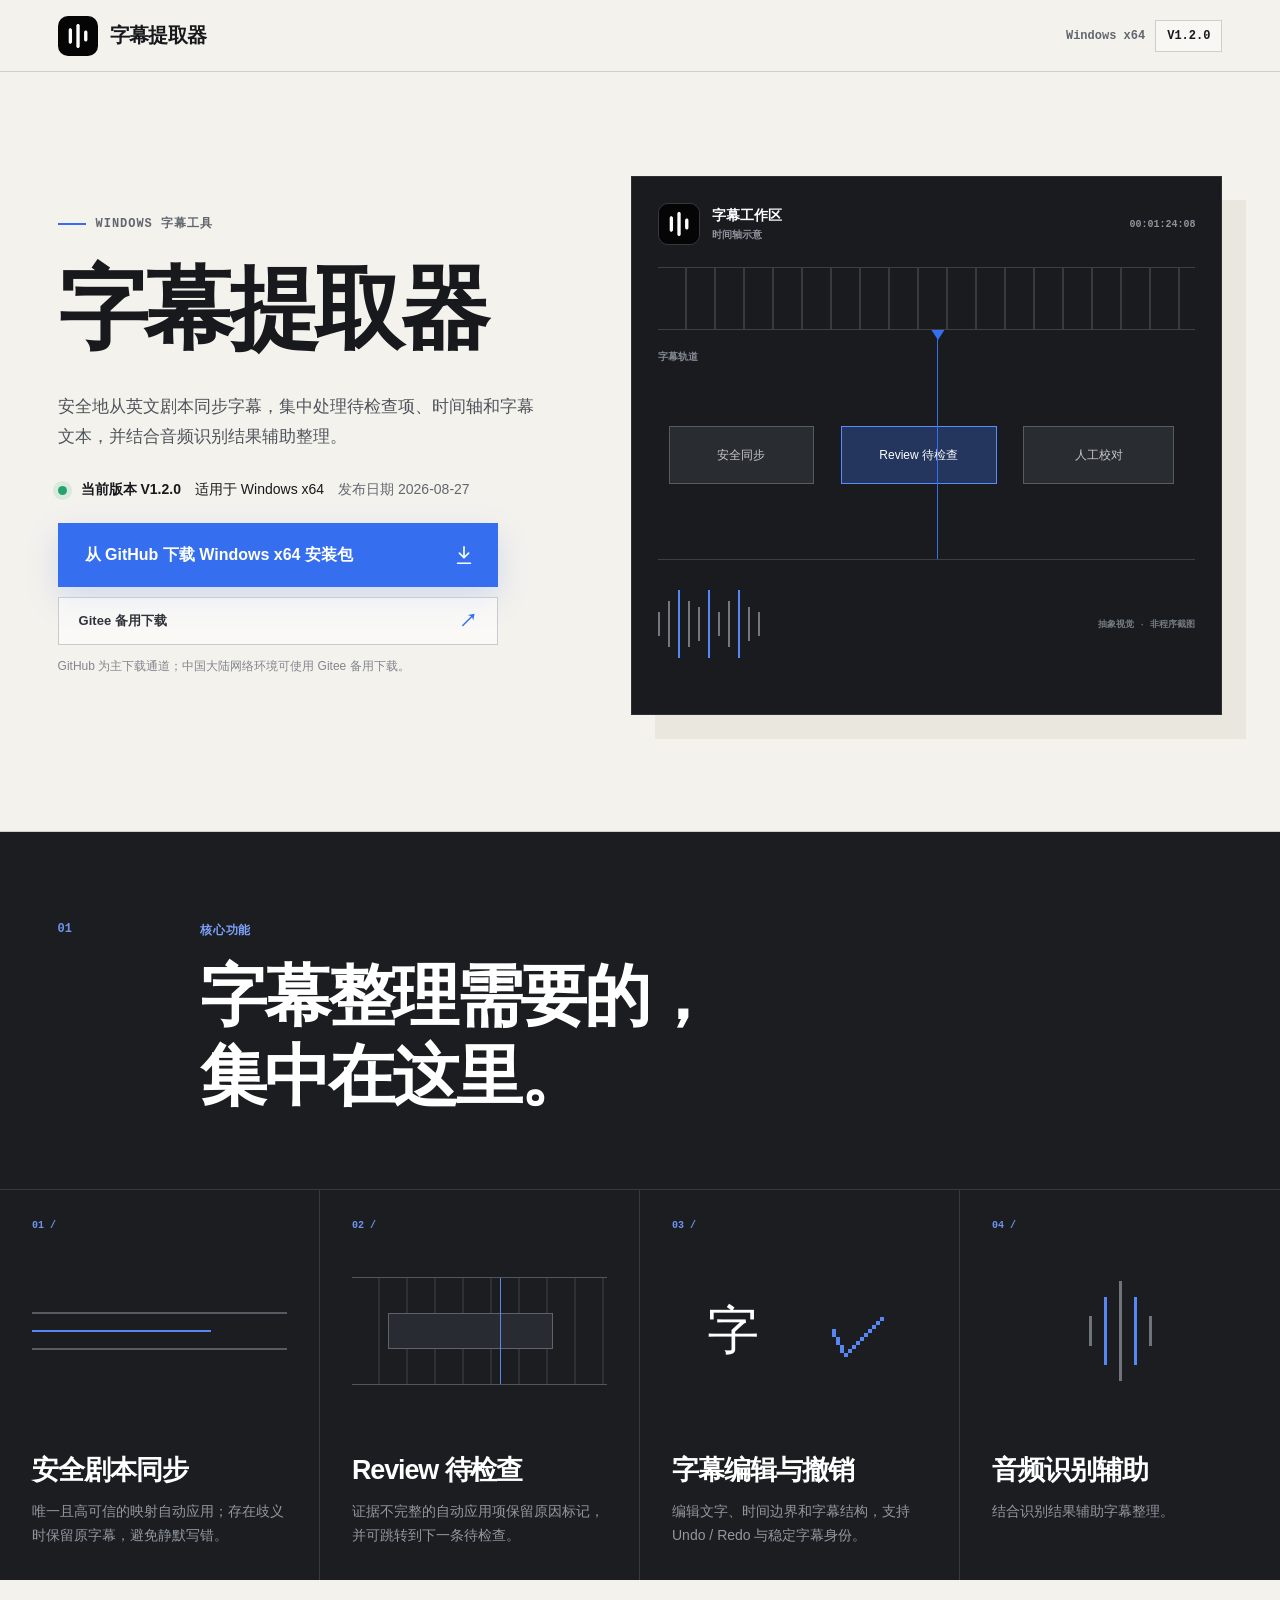
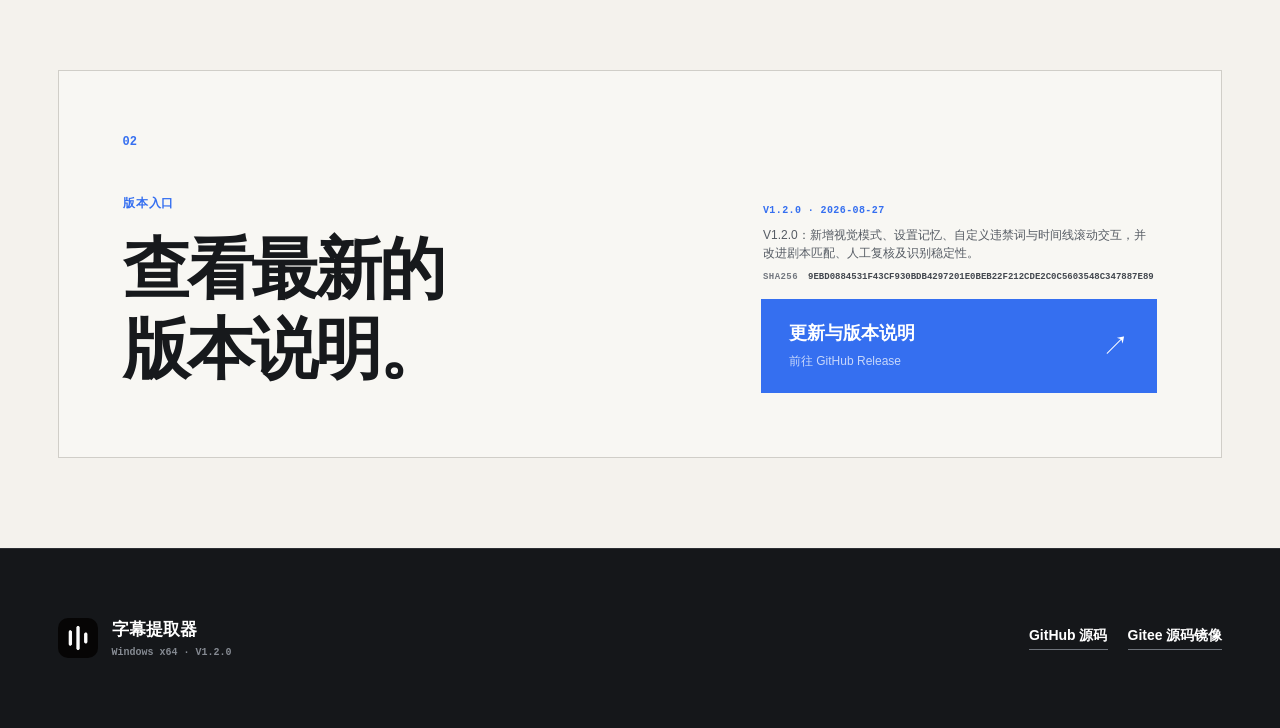
<file: docs/index.html>
<!doctype html>
<html lang="zh-CN">
  <head>
    <meta charset="UTF-8" />
    <meta name="viewport" content="width=device-width, initial-scale=1.0" />
    <meta name="description" content="字幕提取器 V1.2.0 Windows x64 安装包下载" />
    <title>字幕提取器 · Windows x64 下载</title>
    <link rel="icon" href="./assets/app_icon.ico" />
    <link rel="stylesheet" href="./styles.css" />
  </head>
  <body>
    <a class="skip-link" href="#main">跳至主要内容</a>

    <header class="site-header">
      <a class="brand" href="#top" aria-label="字幕提取器首页">
        <img class="brand-logo" src="./assets/app_brand.png" alt="" />
        <span>字幕提取器</span>
      </a>
      <div class="header-meta">
        <span>Windows x64</span>
        <span class="version-chip" data-version>V1.2.0</span>
      </div>
    </header>

    <main id="main">
      <section class="hero" id="top">
        <div class="hero-copy reveal">
          <div class="eyebrow"><span></span> WINDOWS 字幕工具</div>
          <h1>字幕提取器</h1>
          <p class="hero-lead">安全地从英文剧本同步字幕，集中处理待检查项、时间轴和字幕文本，并结合音频识别结果辅助整理。</p>
          <div class="version-line">
            <span class="status-dot" aria-hidden="true"></span>
            <strong>当前版本 <span data-version>V1.2.0</span></strong>
            <span>适用于 Windows x64</span>
            <span>发布日期 <span data-published-at>2026-08-27</span></span>
          </div>
          <div class="download-actions" aria-label="Windows x64 安装包下载通道">
            <a class="download-primary" data-github-download-link href="https://github.com/ysorgd/subtitle-extractor/releases/download/v1.2.0/SubtitleExtractor_V1.2.0_Setup_x64.exe">
              <span>从 GitHub 下载 Windows x64 安装包</span>
              <svg viewBox="0 0 24 24" aria-hidden="true"><path d="M12 3v12m0 0 5-5m-5 5-5-5M5 21h14" /></svg>
            </a>
            <a class="download-secondary" data-gitee-download-link href="https://gitee.com/yttcast/subtitle-extractor-updates/releases/download/v1.2.0/SubtitleExtractor_V1.2.0_Setup_x64.exe">
              <span>Gitee 备用下载</span>
              <span class="arrow" aria-hidden="true">↗</span>
            </a>
          </div>
          <p class="download-note">GitHub 为主下载通道；中国大陆网络环境可使用 Gitee 备用下载。</p>
          <p class="sr-only" data-manifest-status aria-live="polite">当前显示 V1.2.0 正式版本信息</p>
        </div>

        <div class="hero-visual reveal" aria-label="抽象字幕时间轴示意，不是程序截图" data-timeline>
          <div class="visual-top">
            <div class="visual-brand">
              <img src="./assets/app_brand.png" alt="" />
              <div><strong>字幕工作区</strong><span>时间轴示意</span></div>
            </div>
            <span class="timecode">00:01:24:08</span>
          </div>
          <div class="ruler" aria-hidden="true"></div>
          <div class="track">
            <span class="track-label">字幕轨道</span>
            <div class="clip clip-one">安全同步</div>
            <div class="clip clip-two">Review 待检查</div>
            <div class="clip clip-three">人工校对</div>
            <div class="playhead" data-playhead><i></i></div>
          </div>
          <div class="visual-bottom">
            <div class="wave" aria-hidden="true"><i></i><i></i><i></i><i></i><i></i><i></i><i></i><i></i><i></i><i></i><i></i></div>
            <span>抽象视觉 · 非程序截图</span>
          </div>
        </div>
      </section>

      <section class="features" data-section="features">
        <div class="section-intro reveal">
          <span class="section-number">01</span>
          <div>
            <p class="section-kicker">核心功能</p>
            <h2>字幕整理需要的，<br />集中在这里。</h2>
          </div>
        </div>
        <div class="feature-grid">
          <article class="feature-card reveal">
            <span class="feature-index">01 /</span>
            <div class="feature-icon script-icon" aria-hidden="true"><i></i><i></i><i></i></div>
            <h3>安全剧本同步</h3>
            <p>唯一且高可信的映射自动应用；存在歧义时保留原字幕，避免静默写错。</p>
          </article>
          <article class="feature-card reveal">
            <span class="feature-index">02 /</span>
            <div class="feature-icon timeline-icon" aria-hidden="true"><i></i><b></b></div>
            <h3>Review 待检查</h3>
            <p>证据不完整的自动应用项保留原因标记，并可跳转到下一条待检查。</p>
          </article>
          <article class="feature-card reveal">
            <span class="feature-index">03 /</span>
            <div class="feature-icon check-icon" aria-hidden="true">字<span>✓</span></div>
            <h3>字幕编辑与撤销</h3>
            <p>编辑文字、时间边界和字幕结构，支持 Undo / Redo 与稳定字幕身份。</p>
          </article>
          <article class="feature-card reveal">
            <span class="feature-index">04 /</span>
            <div class="feature-icon audio-icon" aria-hidden="true"><i></i><i></i><i></i><i></i><i></i></div>
            <h3>音频识别辅助</h3>
            <p>结合识别结果辅助字幕整理。</p>
          </article>
        </div>
      </section>

      <section class="updates">
        <div class="update-card reveal">
          <div>
            <span class="section-number">02</span>
            <p class="section-kicker">版本入口</p>
            <h2>查看最新的<br />版本说明。</h2>
          </div>
          <div class="update-actions">
            <div class="release-summary">
              <p class="release-meta"><span data-version>V1.2.0</span> · <span data-published-at>2026-08-27</span></p>
              <p data-release-notes>V1.2.0：新增视觉模式、设置记忆、自定义违禁词与时间线滚动交互，并改进剧本匹配、人工复核及识别稳定性。</p>
              <p class="release-hash"><span>SHA256</span><code data-sha256>9EBD0884531F43CF930BDB4297201E0BEB22F212CDE2C0C5603548C347887E89</code></p>
            </div>
            <a class="update-link" data-release-link href="https://github.com/ysorgd/subtitle-extractor/releases/tag/v1.2.0" target="_blank" rel="noreferrer" aria-label="更新与版本说明及完整源码">
              <span><strong>更新与版本说明</strong><small>前往 GitHub Release</small></span>
              <span class="arrow" aria-hidden="true">↗</span>
            </a>
          </div>
        </div>
      </section>
    </main>

    <footer class="site-footer">
      <div class="footer-brand">
        <img class="brand-logo" src="./assets/app_brand.png" alt="" />
        <div><strong>字幕提取器</strong><span>Windows x64 · <span data-version>V1.2.0</span></span></div>
      </div>
      <div class="footer-links">
        <a href="https://github.com/ysorgd/subtitle-extractor" target="_blank" rel="noreferrer">GitHub 源码</a>
        <a href="https://gitee.com/yttcast/subtitle-extractor" target="_blank" rel="noreferrer">Gitee 源码镜像</a>
      </div>
    </footer>

    <script src="./script.js"></script>
  </body>
</html>
</file>
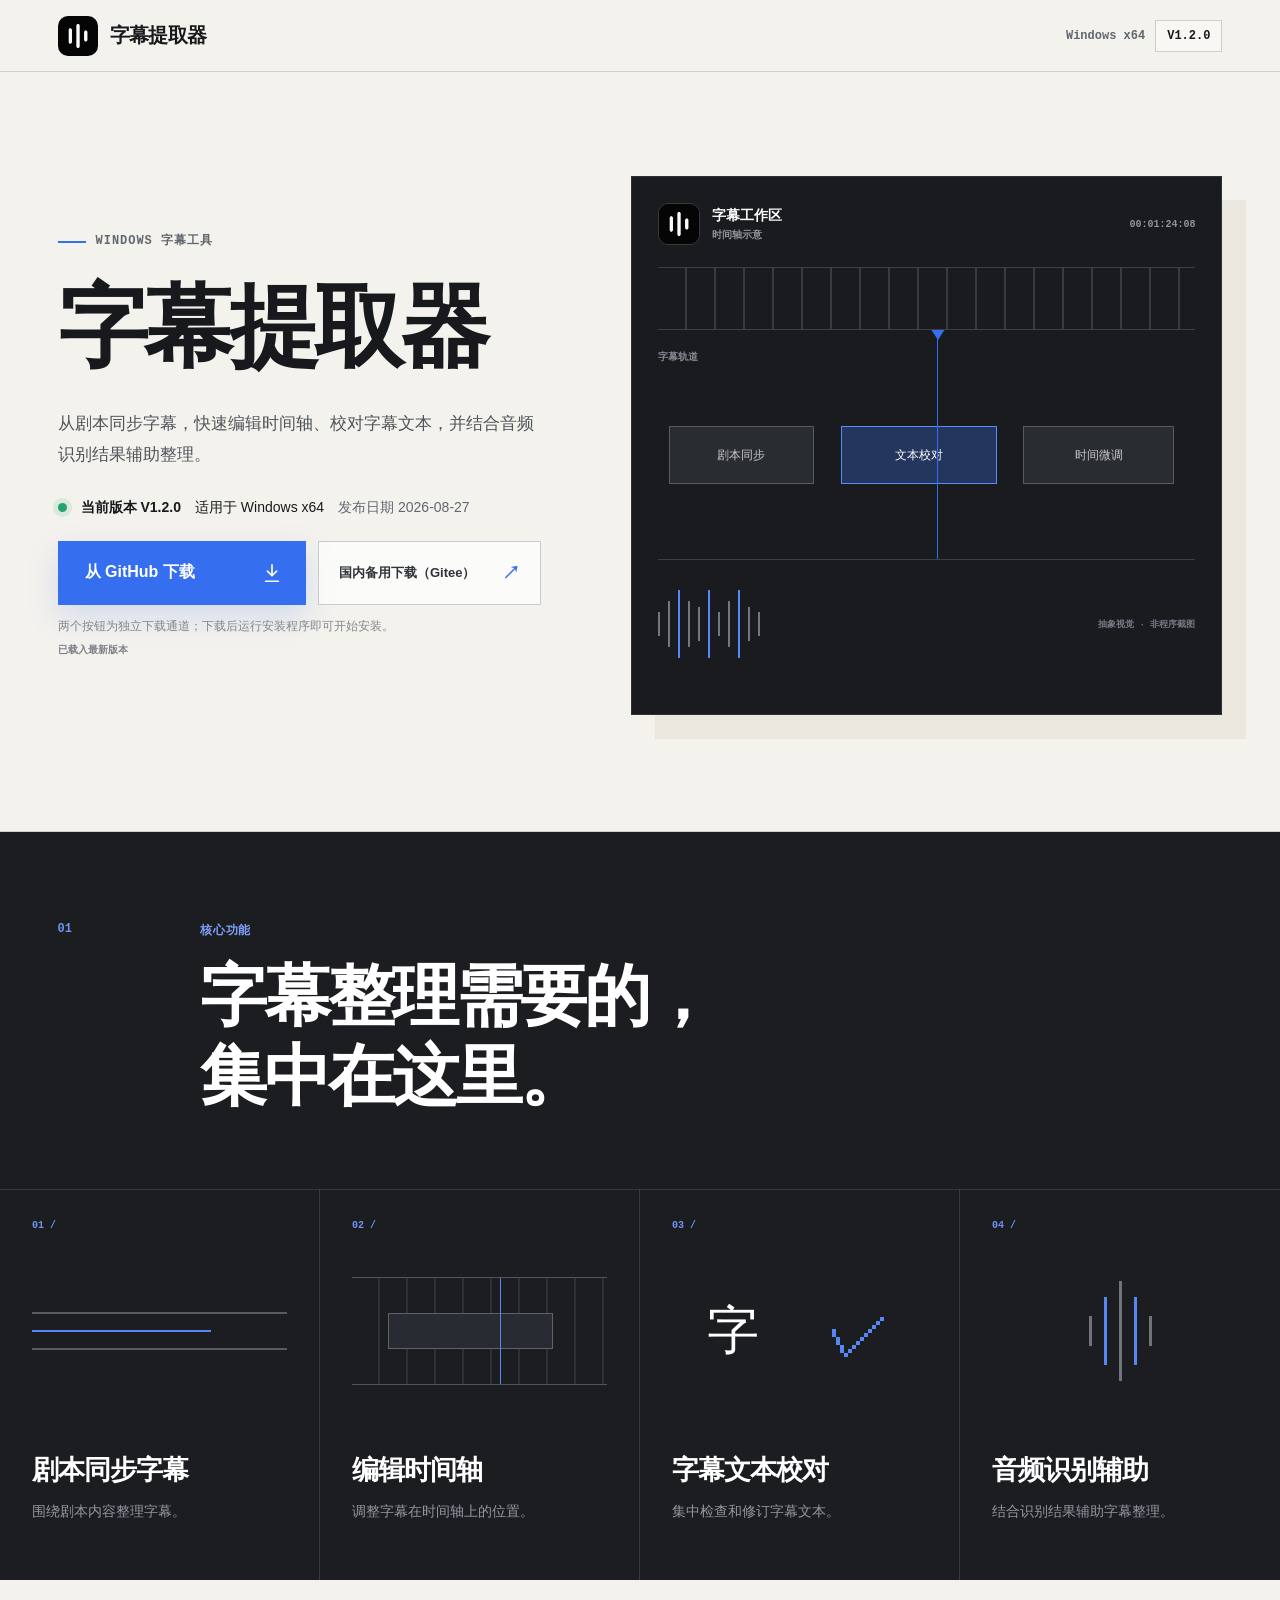
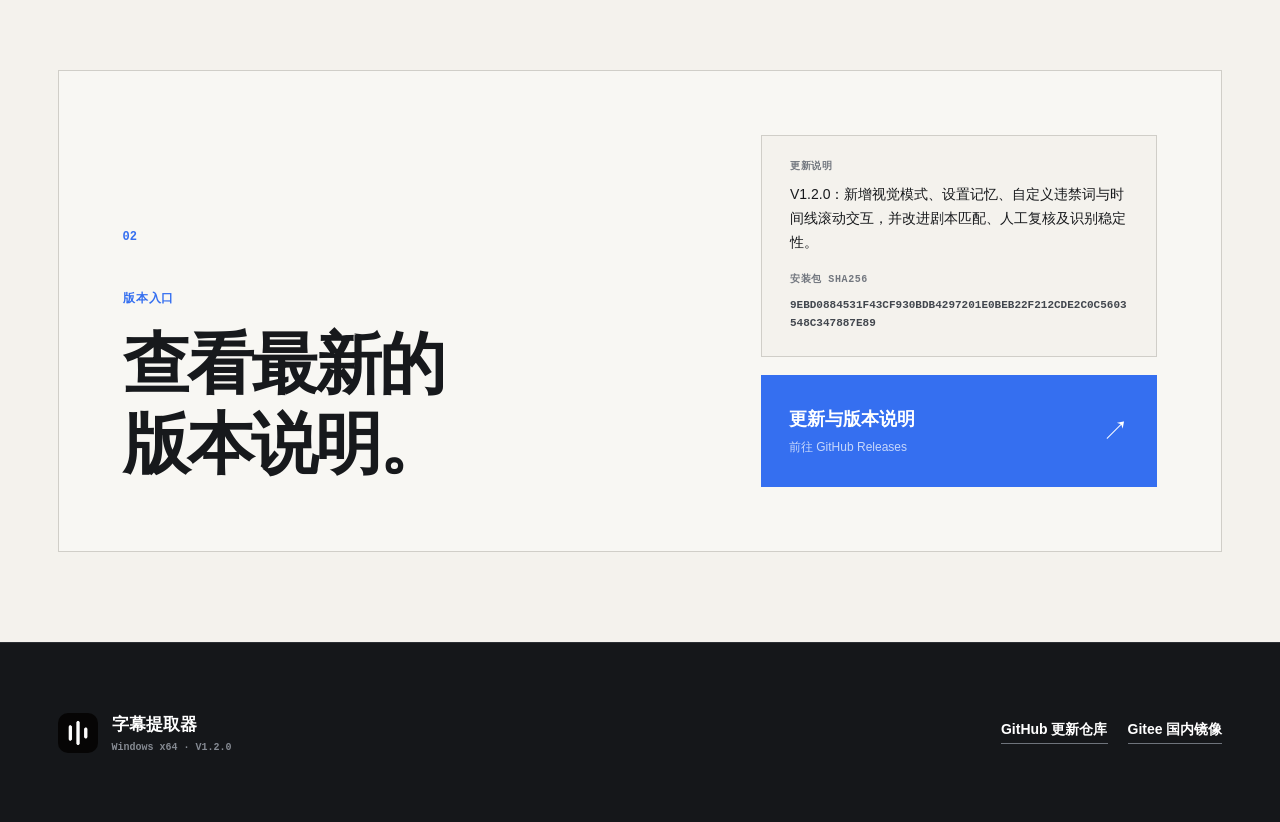
<file: site/index.html>
<!doctype html>
<html lang="zh-CN">
  <head>
    <meta charset="UTF-8" />
    <meta name="viewport" content="width=device-width, initial-scale=1.0" />
    <meta name="description" content="字幕提取器 Windows x64 安装包下载" />
    <title>字幕提取器 · Windows x64 下载</title>
    <link rel="icon" href="./assets/app_icon.ico" />
    <link rel="stylesheet" href="./styles.css" />
  </head>
  <body>
    <a class="skip-link" href="#main">跳至主要内容</a>

    <header class="site-header">
      <a class="brand" href="#top" aria-label="字幕提取器首页">
        <img class="brand-logo" src="./assets/app_brand.png" alt="" />
        <span>字幕提取器</span>
      </a>
      <div class="header-meta">
        <span>Windows x64</span>
        <span class="version-chip" data-version>V1.0.0</span>
      </div>
    </header>

    <main id="main">
      <section class="hero" id="top">
        <div class="hero-copy reveal">
          <div class="eyebrow"><span></span> WINDOWS 字幕工具</div>
          <h1>字幕提取器</h1>
          <p class="hero-lead">从剧本同步字幕，快速编辑时间轴、校对字幕文本，并结合音频识别结果辅助整理。</p>
          <div class="version-line">
            <span class="status-dot" aria-hidden="true"></span>
            <strong>当前版本 <span data-version>V1.0.0</span></strong>
            <span>适用于 Windows x64</span>
            <span>发布日期 <span data-published-at>2026-08-18</span></span>
          </div>
          <div class="download-actions" aria-label="Windows x64 安装包下载通道">
            <a class="download-primary" data-github-download-link href="https://github.com/ysorgd/subtitle-extractor-updates/releases/download/v1.0.0/SubtitleExtractor_V1.0.0_Setup_x64.exe">
              <span>从 GitHub 下载</span>
              <svg viewBox="0 0 24 24" aria-hidden="true"><path d="M12 3v12m0 0 5-5m-5 5-5-5M5 21h14" /></svg>
            </a>
            <a class="download-secondary" data-gitee-download-link href="https://gitee.com/yttcast/subtitle-extractor-updates/releases/download/v1.0.0/SubtitleExtractor_V1.0.0_Setup_x64.exe">
              <span>国内备用下载（Gitee）</span>
              <span class="arrow" aria-hidden="true">↗</span>
            </a>
          </div>
          <p class="download-note">两个按钮为独立下载通道；下载后运行安装程序即可开始安装。</p>
          <p class="manifest-status" data-manifest-status aria-live="polite">当前显示内置版本信息</p>
        </div>

        <div class="hero-visual reveal" aria-label="抽象字幕时间轴示意，不是程序截图" data-timeline>
          <div class="visual-top">
            <div class="visual-brand">
              <img src="./assets/app_brand.png" alt="" />
              <div><strong>字幕工作区</strong><span>时间轴示意</span></div>
            </div>
            <span class="timecode">00:01:24:08</span>
          </div>
          <div class="ruler" aria-hidden="true"></div>
          <div class="track">
            <span class="track-label">字幕轨道</span>
            <div class="clip clip-one">剧本同步</div>
            <div class="clip clip-two">文本校对</div>
            <div class="clip clip-three">时间微调</div>
            <div class="playhead" data-playhead><i></i></div>
          </div>
          <div class="visual-bottom">
            <div class="wave" aria-hidden="true"><i></i><i></i><i></i><i></i><i></i><i></i><i></i><i></i><i></i><i></i><i></i></div>
            <span>抽象视觉 · 非程序截图</span>
          </div>
        </div>
      </section>

      <section class="features" data-section="features">
        <div class="section-intro reveal">
          <span class="section-number">01</span>
          <div>
            <p class="section-kicker">核心功能</p>
            <h2>字幕整理需要的，<br />集中在这里。</h2>
          </div>
        </div>
        <div class="feature-grid">
          <article class="feature-card reveal">
            <span class="feature-index">01 /</span>
            <div class="feature-icon script-icon" aria-hidden="true"><i></i><i></i><i></i></div>
            <h3>剧本同步字幕</h3>
            <p>围绕剧本内容整理字幕。</p>
          </article>
          <article class="feature-card reveal">
            <span class="feature-index">02 /</span>
            <div class="feature-icon timeline-icon" aria-hidden="true"><i></i><b></b></div>
            <h3>编辑时间轴</h3>
            <p>调整字幕在时间轴上的位置。</p>
          </article>
          <article class="feature-card reveal">
            <span class="feature-index">03 /</span>
            <div class="feature-icon check-icon" aria-hidden="true">字<span>✓</span></div>
            <h3>字幕文本校对</h3>
            <p>集中检查和修订字幕文本。</p>
          </article>
          <article class="feature-card reveal">
            <span class="feature-index">04 /</span>
            <div class="feature-icon audio-icon" aria-hidden="true"><i></i><i></i><i></i><i></i><i></i></div>
            <h3>音频识别辅助</h3>
            <p>结合识别结果辅助字幕整理。</p>
          </article>
        </div>
      </section>

      <section class="updates">
        <div class="update-card reveal">
          <div>
            <span class="section-number">02</span>
            <p class="section-kicker">版本入口</p>
            <h2>查看最新的<br />版本说明。</h2>
          </div>
          <div class="update-actions">
            <div class="release-summary">
              <div>
                <span>更新说明</span>
                <p data-release-notes>V1.0.0 正式版。</p>
              </div>
              <div>
                <span>安装包 SHA256</span>
                <code data-sha256>9CD91A1570252E255B7194868CD91A5B43A6798CD13DFB10DE31136DF1D2DE45</code>
              </div>
            </div>
            <a class="update-link" href="https://github.com/ysorgd/subtitle-extractor-updates/releases" target="_blank" rel="noreferrer" aria-label="更新与版本说明">
              <span><strong>更新与版本说明</strong><small>前往 GitHub Releases</small></span>
              <span class="arrow" aria-hidden="true">↗</span>
            </a>
          </div>
        </div>
      </section>
    </main>

    <footer class="site-footer">
      <div class="footer-brand">
        <img class="brand-logo" src="./assets/app_brand.png" alt="" />
        <div><strong>字幕提取器</strong><span>Windows x64 · <span data-version>V1.0.0</span></span></div>
      </div>
      <div class="footer-links">
        <a href="https://github.com/ysorgd/subtitle-extractor-updates" target="_blank" rel="noreferrer">GitHub 更新仓库</a>
        <a href="https://gitee.com/yttcast/subtitle-extractor-updates" target="_blank" rel="noreferrer">Gitee 国内镜像</a>
      </div>
    </footer>

    <script src="./script.js"></script>
  </body>
</html>
</file>
<file: docs/styles.css>
:root {
  --paper: #f4f2ed;
  --paper-2: #eae7df;
  --ink: #17191c;
  --muted: #62676f;
  --line: #d0cec8;
  --blue: #356ff0;
  --blue-dark: #2459cd;
  --white: #fff;
}

* { box-sizing: border-box; }
html { scroll-behavior: smooth; }
body {
  margin: 0;
  color: var(--ink);
  background: var(--paper);
  font-family: "Microsoft YaHei UI", "Microsoft YaHei", "PingFang SC", "Noto Sans CJK SC", Arial, sans-serif;
  -webkit-font-smoothing: antialiased;
  text-rendering: optimizeLegibility;
}
a { color: inherit; text-decoration: none; }
img { display: block; max-width: 100%; }
::selection { color: #fff; background: var(--blue); }

.skip-link { position: fixed; z-index: 100; top: -80px; left: 16px; padding: 12px 16px; color: #fff; background: var(--ink); }
.skip-link:focus { top: 12px; }
.sr-only { position: absolute; width: 1px; height: 1px; padding: 0; margin: -1px; overflow: hidden; clip: rect(0,0,0,0); white-space: nowrap; border: 0; }

.site-header {
  min-height: 72px;
  display: flex;
  align-items: center;
  justify-content: space-between;
  padding: 0 clamp(20px, 4.5vw, 72px);
  border-bottom: 1px solid var(--line);
}
.brand { display: inline-flex; align-items: center; gap: 12px; font-size: 20px; font-weight: 760; letter-spacing: -.03em; }
.brand-logo { width: 40px; height: 40px; border-radius: 10px; object-fit: cover; }
.header-meta { display: flex; align-items: center; gap: 10px; color: var(--muted); font: 700 12px/1 "Cascadia Mono", Consolas, monospace; }
.version-chip { padding: 9px 11px; color: var(--ink); border: 1px solid var(--line); background: rgba(255,255,255,.35); }

.hero {
  min-height: 760px;
  display: grid;
  grid-template-columns: minmax(0, .9fr) minmax(520px, 1.1fr);
  gap: clamp(44px, 7vw, 112px);
  align-items: center;
  padding: 72px clamp(20px, 4.5vw, 72px) 84px;
  border-bottom: 1px solid var(--line);
  overflow: hidden;
}
.hero-copy { max-width: 680px; }
.eyebrow { display: flex; align-items: center; gap: 10px; color: var(--muted); font: 750 12px/1.4 "Cascadia Mono", Consolas, monospace; letter-spacing: .08em; }
.eyebrow span { width: 28px; height: 2px; background: var(--blue); }
h1 {
  margin: 26px 0 24px;
  font-size: clamp(70px, 7vw, 112px);
  line-height: 1.16;
  letter-spacing: -.05em;
  font-weight: 820;
  padding-bottom: .05em;
}
.hero-lead { max-width: 610px; margin: 0; color: #4f545b; font-size: clamp(17px, 1.35vw, 21px); line-height: 1.75; }
.version-line { display: flex; flex-wrap: wrap; align-items: center; gap: 10px 14px; margin: 30px 0 24px; font-size: 14px; }
.version-line > span:last-child { color: var(--muted); }
.status-dot { width: 9px; height: 9px; border-radius: 50%; background: #25a36f; box-shadow: 0 0 0 5px rgba(37,163,111,.12); }
.download-primary {
  width: 100%;
  min-height: 64px;
  display: flex;
  align-items: center;
  justify-content: space-between;
  gap: 22px;
  padding: 0 22px 0 26px;
  color: #fff;
  background: var(--blue);
  border: 1px solid var(--blue);
  box-shadow: 0 12px 32px rgba(53,111,240,.18);
  font-size: 16px;
  font-weight: 760;
  transition: transform .2s ease, background .2s ease, box-shadow .2s ease;
}
.download-primary svg { width: 22px; fill: none; stroke: currentColor; stroke-width: 1.8; stroke-linecap: round; stroke-linejoin: round; }
.download-primary:hover { transform: translateY(-2px); background: var(--blue-dark); box-shadow: 0 18px 38px rgba(53,111,240,.24); }
.download-primary:focus-visible, .download-secondary:focus-visible, .update-link:focus-visible, .site-footer a:focus-visible { outline: 3px solid rgba(53,111,240,.35); outline-offset: 4px; }
.download-actions { width: min(100%, 440px); display: grid; gap: 10px; }
.download-secondary { min-height: 48px; display: flex; align-items: center; justify-content: space-between; gap: 16px; padding: 0 20px; border: 1px solid #c8ccd2; color: #30343a; background: rgba(255,255,255,.48); font-size: 13px; font-weight: 760; transition: transform .2s ease, border-color .2s ease, background .2s ease; }
.download-secondary:hover { transform: translateY(-2px); border-color: #8d949d; background: #fff; }
.download-secondary .arrow { color: var(--blue); font-size: 18px; }
.download-note { margin: 13px 0 0; color: #82868c; font-size: 12px; }

.hero-visual { min-height: 510px; position: relative; padding: 26px; border: 1px solid #2e3034; color: #fff; background: #191b1f; box-shadow: 24px 24px 0 var(--paper-2); }
.hero-visual::after { content: ""; position: absolute; z-index: 0; inset: 0; pointer-events: none; opacity: .18; background: linear-gradient(90deg, transparent 49.8%, #929292 50%, transparent 50.2%); background-size: 25% 100%; }
.visual-top, .ruler, .track, .visual-bottom { position: relative; z-index: 1; }
.visual-top { display: flex; align-items: center; justify-content: space-between; gap: 18px; padding-bottom: 22px; border-bottom: 1px solid #3c3f45; }
.visual-brand { display: flex; align-items: center; gap: 12px; }
.visual-brand img { width: 42px; height: 42px; border-radius: 10px; object-fit: cover; border: 1px solid #36383c; }
.visual-brand div { display: flex; flex-direction: column; gap: 4px; }
.visual-brand strong { font-size: 14px; }
.visual-brand span, .timecode { color: #8f949d; font: 650 10px/1.3 "Cascadia Mono", Consolas, monospace; }
.ruler { height: 62px; border-bottom: 1px solid #3c3f45; background: repeating-linear-gradient(90deg, transparent 0 27px, #555960 28px, transparent 29px); }
.track { min-height: 230px; position: relative; border-bottom: 1px solid #3c3f45; }
.track-label { position: absolute; top: 20px; left: 0; color: #858a93; font: 650 10px "Cascadia Mono", Consolas, monospace; }
.clip { position: absolute; top: 96px; height: 58px; display: flex; align-items: center; justify-content: center; padding: 0 12px; color: #c7c9cd; border: 1px solid #575b62; background: #292c31; font-size: 12px; }
.clip-one { left: 2%; width: 27%; }
.clip-two { left: 34%; width: 29%; color: #fff; border-color: #5b8cff; background: #24365e; }
.clip-three { left: 68%; width: 28%; }
.playhead { position: absolute; z-index: 2; top: 0; bottom: 0; left: 52%; width: 1px; background: var(--blue); transition: left .16s ease-out; }
.playhead i { position: absolute; top: 0; left: -6px; width: 13px; height: 10px; background: var(--blue); clip-path: polygon(0 0,100% 0,50% 100%); }
.visual-bottom { min-height: 128px; display: flex; align-items: center; justify-content: space-between; gap: 18px; }
.visual-bottom > span { color: #747982; font: 650 9px "Cascadia Mono", Consolas, monospace; }
.wave { height: 80px; display: flex; align-items: center; gap: 8px; }
.wave i { width: 2px; height: 24px; background: #727780; }
.wave i:nth-child(2n) { height: 46px; }
.wave i:nth-child(3n) { height: 68px; background: #5687f4; }
.wave i:nth-child(5n) { height: 34px; }

.features { color: #fff; background: #1b1d21; }
.section-intro { display: grid; grid-template-columns: 120px 1fr; gap: 22px; padding: 90px clamp(20px, 4.5vw, 72px) 70px; border-bottom: 1px solid #36393f; }
.section-number { color: #6f94ee; font: 750 12px "Cascadia Mono", Consolas, monospace; }
.section-kicker { margin: 0 0 18px; color: #7da2fa; font: 750 12px "Cascadia Mono", Consolas, monospace; letter-spacing: .08em; }
h2 { margin: 0; font-size: clamp(46px, 5.2vw, 78px); line-height: 1.2; letter-spacing: -.045em; font-weight: 800; padding-bottom: .04em; }
.feature-grid { display: grid; grid-template-columns: repeat(4, 1fr); }
.feature-card { min-height: 390px; display: flex; flex-direction: column; padding: 30px clamp(20px, 2.5vw, 38px); border-right: 1px solid #36393f; transition: background .22s ease; }
.feature-card:last-child { border-right: 0; }
.feature-card:hover { background: #20242a; }
.feature-index { color: #6f94ee; font: 700 10px "Cascadia Mono", Consolas, monospace; }
.feature-icon { height: 108px; margin: 46px 0 40px; color: #fff; }
.script-icon { display: flex; flex-direction: column; justify-content: center; gap: 16px; }
.script-icon i { width: 100%; height: 2px; background: #555a63; }
.script-icon i:nth-child(2) { width: 70%; background: #5687f4; }
.timeline-icon { position: relative; border-top: 1px solid #51555d; border-bottom: 1px solid #51555d; background: repeating-linear-gradient(90deg, transparent 0 26px, #3f434a 27px, transparent 28px); }
.timeline-icon i { position: absolute; top: 35px; left: 14%; width: 65%; height: 36px; border: 1px solid #5d626b; background: #282c32; }
.timeline-icon b { position: absolute; top: 0; bottom: 0; left: 58%; width: 1px; background: #5687f4; }
.check-icon { display: flex; align-items: center; justify-content: space-around; font-size: 52px; }
.check-icon span { color: #5687f4; font-size: 64px; }
.audio-icon { display: flex; align-items: center; justify-content: center; gap: 12px; }
.audio-icon i { width: 3px; height: 30px; background: #6e737c; }
.audio-icon i:nth-child(2), .audio-icon i:nth-child(4) { height: 68px; background: #5687f4; }
.audio-icon i:nth-child(3) { height: 100px; }
.feature-card h3 { margin: auto 0 12px; font-size: clamp(24px, 2.1vw, 32px); line-height: 1.3; letter-spacing: -.04em; }
.feature-card p { min-height: 50px; margin: 0; color: #9297a0; font-size: 14px; line-height: 1.7; }

.updates { padding: 90px clamp(20px, 4.5vw, 72px); background: var(--paper); }
.update-card { display: grid; grid-template-columns: minmax(0, 1fr) minmax(380px, .7fr); gap: 72px; align-items: end; padding: 64px; border: 1px solid var(--line); background: #f8f7f3; }
.update-card .section-number { display: block; margin-bottom: 46px; color: var(--blue); }
.update-card .section-kicker { color: var(--blue); }
.update-actions { display: flex; flex-direction: column; gap: 14px; }
.release-summary { min-width: 0; display: grid; gap: 8px; padding: 0 2px; }
.release-summary p { margin: 0; color: #555b63; font-size: 12px; line-height: 1.55; }
.release-summary .release-meta { color: var(--blue); font: 750 10px/1.4 "Cascadia Mono", Consolas, monospace; letter-spacing: .04em; }
.release-hash { display: grid; grid-template-columns: auto minmax(0, 1fr); gap: 10px; align-items: start; }
.release-hash span { color: #72777f; font: 700 9px/1.55 "Cascadia Mono", Consolas, monospace; letter-spacing: .05em; }
.release-hash code { overflow-wrap: anywhere; color: #42474e; font: 650 9px/1.55 "Cascadia Mono", Consolas, monospace; }
.update-link { min-height: 94px; display: flex; align-items: center; justify-content: space-between; gap: 24px; padding: 22px 28px; color: #fff; background: var(--blue); transition: transform .2s ease, background .2s ease; }
.update-link:hover { transform: translateY(-2px); background: var(--blue-dark); }
.update-link > span:first-child { display: flex; flex-direction: column; gap: 8px; }
.update-link strong { font-size: 18px; }
.update-link small { color: rgba(255,255,255,.72); font-size: 12px; }
.arrow { font-size: 27px; }

.site-footer { min-height: 180px; display: flex; align-items: center; justify-content: space-between; gap: 30px; padding: 42px clamp(20px, 4.5vw, 72px); color: #fff; background: #15171a; border-top: 1px solid #2c2f34; }
.footer-links { display: flex; flex-wrap: wrap; justify-content: flex-end; gap: 10px 20px; }
.footer-brand { display: flex; align-items: center; gap: 14px; }
.footer-brand div { display: flex; flex-direction: column; gap: 6px; }
.footer-brand strong { font-size: 17px; }
.footer-brand span { color: #858a92; font: 650 10px "Cascadia Mono", Consolas, monospace; }
.site-footer a { padding-bottom: 4px; border-bottom: 1px solid #6e737b; font-size: 14px; font-weight: 700; transition: color .2s ease, border-color .2s ease; }
.site-footer a:hover { color: #8cadfa; border-color: #8cadfa; }

.reveal { opacity: 0; transform: translateY(18px); transition: opacity .65s ease, transform .65s cubic-bezier(.16,1,.3,1); }
.reveal.visible { opacity: 1; transform: none; }

@media (max-width: 980px) {
  .hero { grid-template-columns: 1fr; gap: 58px; padding-top: 62px; }
  .hero-copy { max-width: 720px; }
  .hero-visual { width: 100%; max-width: 760px; justify-self: center; }
  .feature-grid { grid-template-columns: repeat(2, 1fr); }
  .feature-card { border-bottom: 1px solid #36393f; }
  .feature-card:nth-child(2n) { border-right: 0; }
  .feature-card:nth-last-child(-n+2) { border-bottom: 0; }
  .update-card { grid-template-columns: 1fr; gap: 50px; }
}

@media (max-width: 620px) {
  .site-header { min-height: 64px; padding: 0 14px; }
  .brand { gap: 9px; font-size: 17px; }
  .brand-logo { width: 34px; height: 34px; border-radius: 8px; }
  .header-meta > span:first-child { display: none; }
  .version-chip { padding: 8px 9px; font-size: 10px; }
  .hero { min-height: auto; gap: 44px; padding: 50px 14px 58px; }
  .eyebrow { font-size: 10px; }
  h1 { margin: 22px 0 18px; font-size: clamp(54px, 16.5vw, 68px); line-height: 1.2; letter-spacing: -.04em; }
  .hero-lead { font-size: 16px; line-height: 1.72; }
  .version-line { margin: 24px 0 20px; font-size: 13px; }
  .download-primary { min-height: 60px; width: 100%; padding: 0 18px; font-size: 14px; }
  .download-secondary { min-height: 48px; }
  .hero-visual { min-height: 410px; padding: 16px; box-shadow: 8px 8px 0 var(--paper-2); }
  .visual-top { padding-bottom: 16px; }
  .visual-brand img { width: 34px; height: 34px; border-radius: 8px; }
  .timecode { font-size: 8px; }
  .ruler { height: 50px; }
  .track { min-height: 190px; }
  .clip { top: 78px; height: 48px; padding: 0 5px; font-size: 9px; }
  .visual-bottom { min-height: 108px; }
  .visual-bottom > span { display: none; }
  .wave { margin: 0 auto; }
  .section-intro { grid-template-columns: 1fr; gap: 32px; padding: 68px 14px 52px; }
  h2 { font-size: clamp(42px, 13vw, 54px); line-height: 1.22; }
  .feature-grid { grid-template-columns: 1fr; }
  .feature-card { min-height: 340px; padding: 26px 14px; border-right: 0; border-bottom: 1px solid #36393f !important; }
  .feature-card:last-child { border-bottom: 0 !important; }
  .feature-icon { margin: 36px 0 30px; height: 88px; }
  .feature-card h3 { font-size: 27px; line-height: 1.35; }
  .feature-card p { min-height: 0; }
  .updates { padding: 54px 14px; }
  .update-card { gap: 42px; padding: 34px 20px 20px; }
  .update-card .section-number { margin-bottom: 34px; }
  .update-link { min-height: 90px; padding: 20px; }
  .site-footer { min-height: 210px; align-items: flex-start; flex-direction: column; justify-content: center; padding: 38px 14px; }
}

@media (prefers-reduced-motion: reduce) {
  html { scroll-behavior: auto; }
  *, *::before, *::after { animation-duration: .01ms !important; transition-duration: .01ms !important; }
  .reveal { opacity: 1; transform: none; }
}
</file>
<file: site/styles.css>
:root {
  --paper: #f4f2ed;
  --paper-2: #eae7df;
  --ink: #17191c;
  --muted: #62676f;
  --line: #d0cec8;
  --blue: #356ff0;
  --blue-dark: #2459cd;
  --white: #fff;
}

* { box-sizing: border-box; }
html { scroll-behavior: smooth; }
body {
  margin: 0;
  color: var(--ink);
  background: var(--paper);
  font-family: "Microsoft YaHei UI", "Microsoft YaHei", "PingFang SC", "Noto Sans CJK SC", Arial, sans-serif;
  -webkit-font-smoothing: antialiased;
  text-rendering: optimizeLegibility;
}
a { color: inherit; text-decoration: none; }
img { display: block; max-width: 100%; }
::selection { color: #fff; background: var(--blue); }

.skip-link { position: fixed; z-index: 100; top: -80px; left: 16px; padding: 12px 16px; color: #fff; background: var(--ink); }
.skip-link:focus { top: 12px; }

.site-header {
  min-height: 72px;
  display: flex;
  align-items: center;
  justify-content: space-between;
  padding: 0 clamp(20px, 4.5vw, 72px);
  border-bottom: 1px solid var(--line);
}
.brand { display: inline-flex; align-items: center; gap: 12px; font-size: 20px; font-weight: 760; letter-spacing: -.03em; }
.brand-logo { width: 40px; height: 40px; border-radius: 10px; object-fit: cover; }
.header-meta { display: flex; align-items: center; gap: 10px; color: var(--muted); font: 700 12px/1 "Cascadia Mono", Consolas, monospace; }
.version-chip { padding: 9px 11px; color: var(--ink); border: 1px solid var(--line); background: rgba(255,255,255,.35); }

.hero {
  min-height: 760px;
  display: grid;
  grid-template-columns: minmax(0, .9fr) minmax(520px, 1.1fr);
  gap: clamp(44px, 7vw, 112px);
  align-items: center;
  padding: 72px clamp(20px, 4.5vw, 72px) 84px;
  border-bottom: 1px solid var(--line);
  overflow: hidden;
}
.hero-copy { max-width: 680px; }
.eyebrow { display: flex; align-items: center; gap: 10px; color: var(--muted); font: 750 12px/1.4 "Cascadia Mono", Consolas, monospace; letter-spacing: .08em; }
.eyebrow span { width: 28px; height: 2px; background: var(--blue); }
h1 {
  margin: 26px 0 24px;
  font-size: clamp(70px, 7vw, 112px);
  line-height: 1.16;
  letter-spacing: -.05em;
  font-weight: 820;
  padding-bottom: .05em;
}
.hero-lead { max-width: 610px; margin: 0; color: #4f545b; font-size: clamp(17px, 1.35vw, 21px); line-height: 1.75; }
.version-line { display: flex; flex-wrap: wrap; align-items: center; gap: 10px 14px; margin: 30px 0 24px; font-size: 14px; }
.version-line > span:last-child { color: var(--muted); }
.status-dot { width: 9px; height: 9px; border-radius: 50%; background: #25a36f; box-shadow: 0 0 0 5px rgba(37,163,111,.12); }
.download-primary {
  width: min(100%, 440px);
  min-height: 64px;
  display: flex;
  align-items: center;
  justify-content: space-between;
  gap: 22px;
  padding: 0 22px 0 26px;
  color: #fff;
  background: var(--blue);
  border: 1px solid var(--blue);
  box-shadow: 0 12px 32px rgba(53,111,240,.18);
  font-size: 16px;
  font-weight: 760;
  transition: transform .2s ease, background .2s ease, box-shadow .2s ease;
}
.download-primary svg { width: 22px; fill: none; stroke: currentColor; stroke-width: 1.8; stroke-linecap: round; stroke-linejoin: round; }
.download-primary:hover { transform: translateY(-2px); background: var(--blue-dark); box-shadow: 0 18px 38px rgba(53,111,240,.24); }
.download-primary:focus-visible, .download-secondary:focus-visible, .update-link:focus-visible, .site-footer a:focus-visible { outline: 3px solid rgba(53,111,240,.35); outline-offset: 4px; }
.download-actions { display: grid; grid-template-columns: minmax(0, 1fr) minmax(0, .9fr); gap: 12px; }
.download-secondary { min-height: 64px; display: flex; align-items: center; justify-content: space-between; gap: 16px; padding: 0 20px; border: 1px solid #c8ccd2; color: #30343a; background: rgba(255,255,255,.68); font-size: 13px; font-weight: 760; transition: transform .2s ease, border-color .2s ease, background .2s ease; }
.download-secondary:hover { transform: translateY(-2px); border-color: #8d949d; background: #fff; }
.download-secondary .arrow { color: var(--blue); font-size: 18px; }
.download-note { margin: 13px 0 0; color: #82868c; font-size: 12px; }
.manifest-status { margin: 8px 0 0; color: #7b8087; font: 650 10px/1.5 "Cascadia Mono", Consolas, monospace; }

.hero-visual { min-height: 510px; position: relative; padding: 26px; border: 1px solid #2e3034; color: #fff; background: #191b1f; box-shadow: 24px 24px 0 var(--paper-2); }
.hero-visual::after { content: ""; position: absolute; z-index: 0; inset: 0; pointer-events: none; opacity: .18; background: linear-gradient(90deg, transparent 49.8%, #929292 50%, transparent 50.2%); background-size: 25% 100%; }
.visual-top, .ruler, .track, .visual-bottom { position: relative; z-index: 1; }
.visual-top { display: flex; align-items: center; justify-content: space-between; gap: 18px; padding-bottom: 22px; border-bottom: 1px solid #3c3f45; }
.visual-brand { display: flex; align-items: center; gap: 12px; }
.visual-brand img { width: 42px; height: 42px; border-radius: 10px; object-fit: cover; border: 1px solid #36383c; }
.visual-brand div { display: flex; flex-direction: column; gap: 4px; }
.visual-brand strong { font-size: 14px; }
.visual-brand span, .timecode { color: #8f949d; font: 650 10px/1.3 "Cascadia Mono", Consolas, monospace; }
.ruler { height: 62px; border-bottom: 1px solid #3c3f45; background: repeating-linear-gradient(90deg, transparent 0 27px, #555960 28px, transparent 29px); }
.track { min-height: 230px; position: relative; border-bottom: 1px solid #3c3f45; }
.track-label { position: absolute; top: 20px; left: 0; color: #858a93; font: 650 10px "Cascadia Mono", Consolas, monospace; }
.clip { position: absolute; top: 96px; height: 58px; display: flex; align-items: center; justify-content: center; padding: 0 12px; color: #c7c9cd; border: 1px solid #575b62; background: #292c31; font-size: 12px; }
.clip-one { left: 2%; width: 27%; }
.clip-two { left: 34%; width: 29%; color: #fff; border-color: #5b8cff; background: #24365e; }
.clip-three { left: 68%; width: 28%; }
.playhead { position: absolute; z-index: 2; top: 0; bottom: 0; left: 52%; width: 1px; background: var(--blue); transition: left .16s ease-out; }
.playhead i { position: absolute; top: 0; left: -6px; width: 13px; height: 10px; background: var(--blue); clip-path: polygon(0 0,100% 0,50% 100%); }
.visual-bottom { min-height: 128px; display: flex; align-items: center; justify-content: space-between; gap: 18px; }
.visual-bottom > span { color: #747982; font: 650 9px "Cascadia Mono", Consolas, monospace; }
.wave { height: 80px; display: flex; align-items: center; gap: 8px; }
.wave i { width: 2px; height: 24px; background: #727780; }
.wave i:nth-child(2n) { height: 46px; }
.wave i:nth-child(3n) { height: 68px; background: #5687f4; }
.wave i:nth-child(5n) { height: 34px; }

.features { color: #fff; background: #1b1d21; }
.section-intro { display: grid; grid-template-columns: 120px 1fr; gap: 22px; padding: 90px clamp(20px, 4.5vw, 72px) 70px; border-bottom: 1px solid #36393f; }
.section-number { color: #6f94ee; font: 750 12px "Cascadia Mono", Consolas, monospace; }
.section-kicker { margin: 0 0 18px; color: #7da2fa; font: 750 12px "Cascadia Mono", Consolas, monospace; letter-spacing: .08em; }
h2 { margin: 0; font-size: clamp(46px, 5.2vw, 78px); line-height: 1.2; letter-spacing: -.045em; font-weight: 800; padding-bottom: .04em; }
.feature-grid { display: grid; grid-template-columns: repeat(4, 1fr); }
.feature-card { min-height: 390px; display: flex; flex-direction: column; padding: 30px clamp(20px, 2.5vw, 38px); border-right: 1px solid #36393f; transition: background .22s ease; }
.feature-card:last-child { border-right: 0; }
.feature-card:hover { background: #20242a; }
.feature-index { color: #6f94ee; font: 700 10px "Cascadia Mono", Consolas, monospace; }
.feature-icon { height: 108px; margin: 46px 0 40px; color: #fff; }
.script-icon { display: flex; flex-direction: column; justify-content: center; gap: 16px; }
.script-icon i { width: 100%; height: 2px; background: #555a63; }
.script-icon i:nth-child(2) { width: 70%; background: #5687f4; }
.timeline-icon { position: relative; border-top: 1px solid #51555d; border-bottom: 1px solid #51555d; background: repeating-linear-gradient(90deg, transparent 0 26px, #3f434a 27px, transparent 28px); }
.timeline-icon i { position: absolute; top: 35px; left: 14%; width: 65%; height: 36px; border: 1px solid #5d626b; background: #282c32; }
.timeline-icon b { position: absolute; top: 0; bottom: 0; left: 58%; width: 1px; background: #5687f4; }
.check-icon { display: flex; align-items: center; justify-content: space-around; font-size: 52px; }
.check-icon span { color: #5687f4; font-size: 64px; }
.audio-icon { display: flex; align-items: center; justify-content: center; gap: 12px; }
.audio-icon i { width: 3px; height: 30px; background: #6e737c; }
.audio-icon i:nth-child(2), .audio-icon i:nth-child(4) { height: 68px; background: #5687f4; }
.audio-icon i:nth-child(3) { height: 100px; }
.feature-card h3 { margin: auto 0 12px; font-size: clamp(24px, 2.1vw, 32px); line-height: 1.3; letter-spacing: -.04em; }
.feature-card p { min-height: 50px; margin: 0; color: #9297a0; font-size: 14px; line-height: 1.7; }

.updates { padding: 90px clamp(20px, 4.5vw, 72px); background: var(--paper); }
.update-card { display: grid; grid-template-columns: minmax(0, 1fr) minmax(380px, .7fr); gap: 72px; align-items: end; padding: 64px; border: 1px solid var(--line); background: #f8f7f3; }
.update-card .section-number { display: block; margin-bottom: 46px; color: var(--blue); }
.update-card .section-kicker { color: var(--blue); }
.update-actions { display: flex; flex-direction: column; gap: 18px; }
.release-summary { display: grid; gap: 18px; padding: 24px 28px; border: 1px solid var(--line); background: var(--paper); }
.release-summary > div { min-width: 0; }
.release-summary span { display: block; margin-bottom: 9px; color: #72777f; font: 700 10px/1.4 "Cascadia Mono", Consolas, monospace; letter-spacing: .06em; }
.release-summary p { margin: 0; font-size: 14px; line-height: 1.7; }
.release-summary code { display: block; overflow-wrap: anywhere; color: #42474e; font: 650 11px/1.65 "Cascadia Mono", Consolas, monospace; }
.update-link { min-height: 112px; display: flex; align-items: center; justify-content: space-between; gap: 24px; padding: 24px 28px; color: #fff; background: var(--blue); transition: transform .2s ease, background .2s ease; }
.update-link:hover { transform: translateY(-2px); background: var(--blue-dark); }
.update-link > span:first-child { display: flex; flex-direction: column; gap: 8px; }
.update-link strong { font-size: 18px; }
.update-link small { color: rgba(255,255,255,.72); font-size: 12px; }
.arrow { font-size: 27px; }

.site-footer { min-height: 180px; display: flex; align-items: center; justify-content: space-between; gap: 30px; padding: 42px clamp(20px, 4.5vw, 72px); color: #fff; background: #15171a; border-top: 1px solid #2c2f34; }
.footer-links { display: flex; flex-wrap: wrap; justify-content: flex-end; gap: 10px 20px; }
.footer-brand { display: flex; align-items: center; gap: 14px; }
.footer-brand div { display: flex; flex-direction: column; gap: 6px; }
.footer-brand strong { font-size: 17px; }
.footer-brand span { color: #858a92; font: 650 10px "Cascadia Mono", Consolas, monospace; }
.site-footer a { padding-bottom: 4px; border-bottom: 1px solid #6e737b; font-size: 14px; font-weight: 700; transition: color .2s ease, border-color .2s ease; }
.site-footer a:hover { color: #8cadfa; border-color: #8cadfa; }

.reveal { opacity: 0; transform: translateY(18px); transition: opacity .65s ease, transform .65s cubic-bezier(.16,1,.3,1); }
.reveal.visible { opacity: 1; transform: none; }

@media (max-width: 980px) {
  .hero { grid-template-columns: 1fr; gap: 58px; padding-top: 62px; }
  .hero-copy { max-width: 720px; }
  .hero-visual { width: 100%; max-width: 760px; justify-self: center; }
  .feature-grid { grid-template-columns: repeat(2, 1fr); }
  .feature-card { border-bottom: 1px solid #36393f; }
  .feature-card:nth-child(2n) { border-right: 0; }
  .feature-card:nth-last-child(-n+2) { border-bottom: 0; }
  .update-card { grid-template-columns: 1fr; gap: 50px; }
}

@media (max-width: 620px) {
  .site-header { min-height: 64px; padding: 0 14px; }
  .brand { gap: 9px; font-size: 17px; }
  .brand-logo { width: 34px; height: 34px; border-radius: 8px; }
  .header-meta > span:first-child { display: none; }
  .version-chip { padding: 8px 9px; font-size: 10px; }
  .hero { min-height: auto; gap: 44px; padding: 50px 14px 58px; }
  .eyebrow { font-size: 10px; }
  h1 { margin: 22px 0 18px; font-size: clamp(54px, 16.5vw, 68px); line-height: 1.2; letter-spacing: -.04em; }
  .hero-lead { font-size: 16px; line-height: 1.72; }
  .version-line { margin: 24px 0 20px; font-size: 13px; }
  .download-actions { grid-template-columns: 1fr; }
  .download-primary { min-height: 60px; width: 100%; padding: 0 18px; font-size: 14px; }
  .download-secondary { min-height: 56px; }
  .hero-visual { min-height: 410px; padding: 16px; box-shadow: 8px 8px 0 var(--paper-2); }
  .visual-top { padding-bottom: 16px; }
  .visual-brand img { width: 34px; height: 34px; border-radius: 8px; }
  .timecode { font-size: 8px; }
  .ruler { height: 50px; }
  .track { min-height: 190px; }
  .clip { top: 78px; height: 48px; padding: 0 5px; font-size: 9px; }
  .visual-bottom { min-height: 108px; }
  .visual-bottom > span { display: none; }
  .wave { margin: 0 auto; }
  .section-intro { grid-template-columns: 1fr; gap: 32px; padding: 68px 14px 52px; }
  h2 { font-size: clamp(42px, 13vw, 54px); line-height: 1.22; }
  .feature-grid { grid-template-columns: 1fr; }
  .feature-card { min-height: 340px; padding: 26px 14px; border-right: 0; border-bottom: 1px solid #36393f !important; }
  .feature-card:last-child { border-bottom: 0 !important; }
  .feature-icon { margin: 36px 0 30px; height: 88px; }
  .feature-card h3 { font-size: 27px; line-height: 1.35; }
  .feature-card p { min-height: 0; }
  .updates { padding: 54px 14px; }
  .update-card { gap: 42px; padding: 34px 20px 20px; }
  .update-card .section-number { margin-bottom: 34px; }
  .update-link { min-height: 94px; padding: 20px; }
  .site-footer { min-height: 210px; align-items: flex-start; flex-direction: column; justify-content: center; padding: 38px 14px; }
}

@media (prefers-reduced-motion: reduce) {
  html { scroll-behavior: auto; }
  *, *::before, *::after { animation-duration: .01ms !important; transition-duration: .01ms !important; }
  .reveal { opacity: 1; transform: none; }
}
</file>
